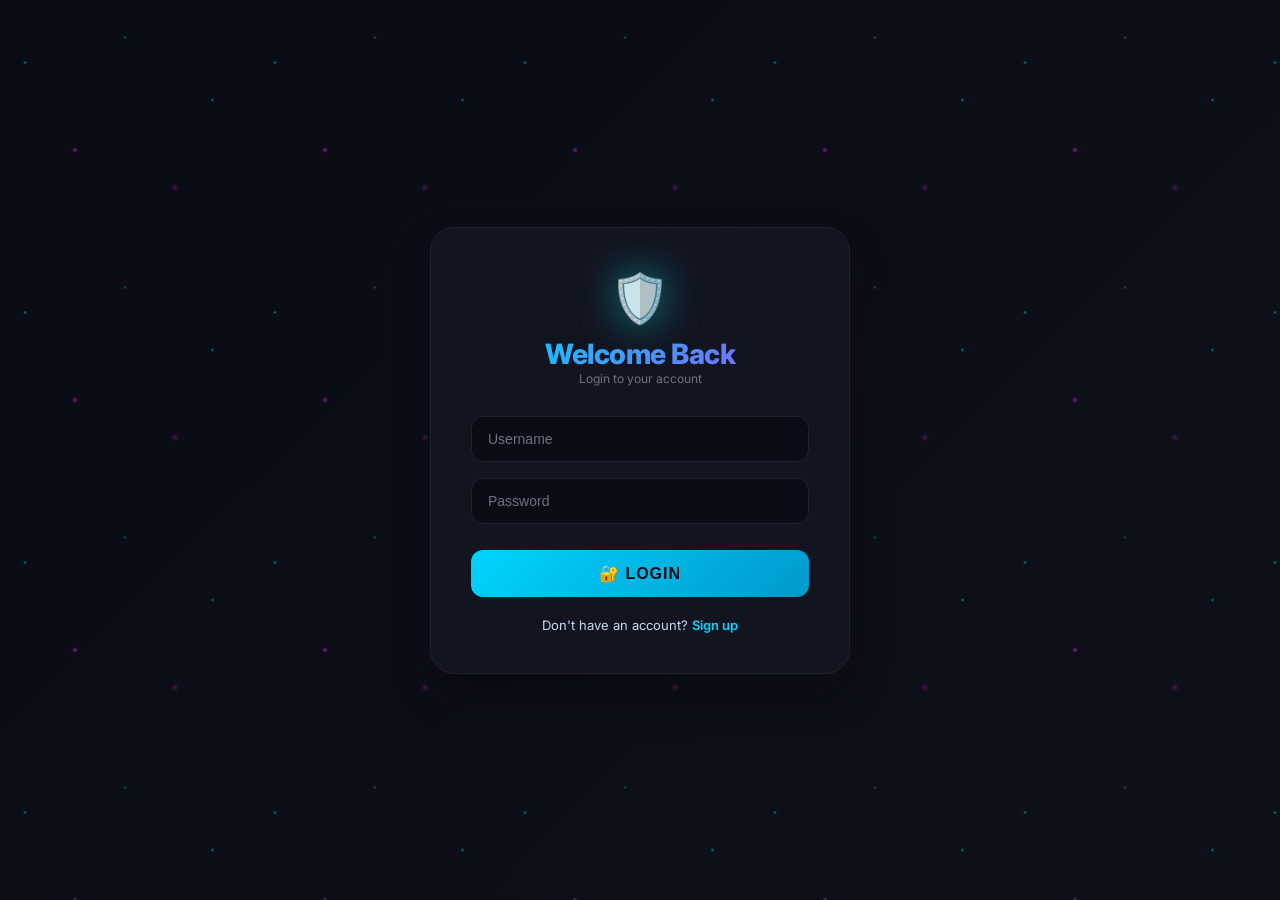
<file: templates/login.html>
<!DOCTYPE html>
<html lang="en">
<head>
    <meta charset="UTF-8">
    <meta name="viewport" content="width=device-width, initial-scale=1.0">
    <title>Login - Cyber Security Toolkit</title>
    <link rel="stylesheet" href="/static/style.css">
    <style>
        .auth-container {
            min-height: 100vh;
            display: flex;
            align-items: center;
            justify-content: center;
            background: linear-gradient(135deg, #0a0c15 0%, #0f111a 100%);
        }
        .auth-card {
            background: #121520;
            border: 1px solid #1f2230;
            border-radius: 24px;
            padding: 40px;
            width: 420px;
            box-shadow: 0 20px 40px rgba(0,0,0,0.3);
        }
        .auth-logo {
            text-align: center;
            margin-bottom: 30px;
        }
        .auth-logo-icon {
            font-size: 48px;
        }
        .auth-logo h1 {
            font-size: 28px;
            margin-top: 10px;
            background: linear-gradient(135deg, #00d4ff, #8b5cf6);
            -webkit-background-clip: text;
            -webkit-text-fill-color: transparent;
        }
        .auth-input {
            width: 100%;
            padding: 14px 16px;
            background: #0a0c15;
            border: 1px solid #1f2230;
            border-radius: 12px;
            color: #e5e7eb;
            font-size: 14px;
            margin-bottom: 16px;
        }
        .auth-input:focus {
            outline: none;
            border-color: #00d4ff;
        }
        .auth-btn {
            width: 100%;
            padding: 14px;
            background: linear-gradient(135deg, #00d4ff, #0099cc);
            border: none;
            border-radius: 12px;
            color: #0a0c15;
            font-size: 16px;
            font-weight: 700;
            cursor: pointer;
            margin-top: 10px;
        }
        .auth-btn:hover {
            transform: translateY(-2px);
            box-shadow: 0 8px 20px rgba(0,212,255,0.3);
        }
        .auth-link {
            text-align: center;
            margin-top: 20px;
            color: #6b7280;
            font-size: 13px;
        }
        .auth-link a {
            color: #00d4ff;
            text-decoration: none;
        }
        .error-msg {
            background: rgba(255,68,68,0.1);
            border: 1px solid #ff4444;
            border-radius: 10px;
            padding: 10px;
            color: #ff8888;
            font-size: 12px;
            margin-bottom: 15px;
            text-align: center;
        }
        .brute-warning {
            background: rgba(245,158,11,0.1);
            border: 1px solid #f59e0b;
            border-radius: 10px;
            padding: 10px;
            color: #fbbf24;
            font-size: 11px;
            margin-top: 15px;
            text-align: center;
        }
    </style>
</head>
<body>
    <div class="auth-container">
        <div class="auth-card">
            <div class="auth-logo">
                <div class="auth-logo-icon">🛡️</div>
                <h1>Welcome Back</h1>
                <p style="color: #6b7280; font-size: 12px;">Login to your account</p>
            </div>

            <div id="errorMsg" class="error-msg" style="display: none;"></div>

            <input type="text" id="username" class="auth-input" placeholder="Username" autocomplete="off">
            <input type="password" id="password" class="auth-input" placeholder="Password">
            
            <button class="auth-btn" onclick="login()">🔐 Login</button>
            
            <div class="auth-link">
                Don't have an account? <a href="/signup">Sign up</a>
            </div>
            
            <div id="bruteWarning" class="brute-warning" style="display: none;"></div>
        </div>
    </div>

    <script>
        async function login() {
            const username = document.getElementById('username').value;
            const password = document.getElementById('password').value;
            const errorMsg = document.getElementById('errorMsg');
            const bruteWarning = document.getElementById('bruteWarning');
            
            errorMsg.style.display = 'none';
            bruteWarning.style.display = 'none';
            
            if (!username || !password) {
                errorMsg.textContent = 'Please enter username and password';
                errorMsg.style.display = 'block';
                return;
            }
            
            try {
                const response = await fetch('/api/login', {
                    method: 'POST',
                    headers: { 'Content-Type': 'application/json' },
                    body: JSON.stringify({ username, password })
                });
                
                const data = await response.json();
                
                if (data.success) {
                    window.location.href = data.redirect || '/dashboard';
                } else {
                    errorMsg.textContent = data.error;
                    errorMsg.style.display = 'block';
                    
                    if (data.attempts_left !== undefined && data.attempts_left <= 3) {
                        bruteWarning.textContent = `⚠️ ${data.attempts_left} attempts remaining before account lock`;
                        bruteWarning.style.display = 'block';
                    }
                }
            } catch (error) {
                errorMsg.textContent = 'Network error. Please try again.';
                errorMsg.style.display = 'block';
            }
        }
        
        document.getElementById('password').addEventListener('keypress', function(e) {
            if (e.key === 'Enter') login();
        });
    </script>
</body>
</html>
</file>
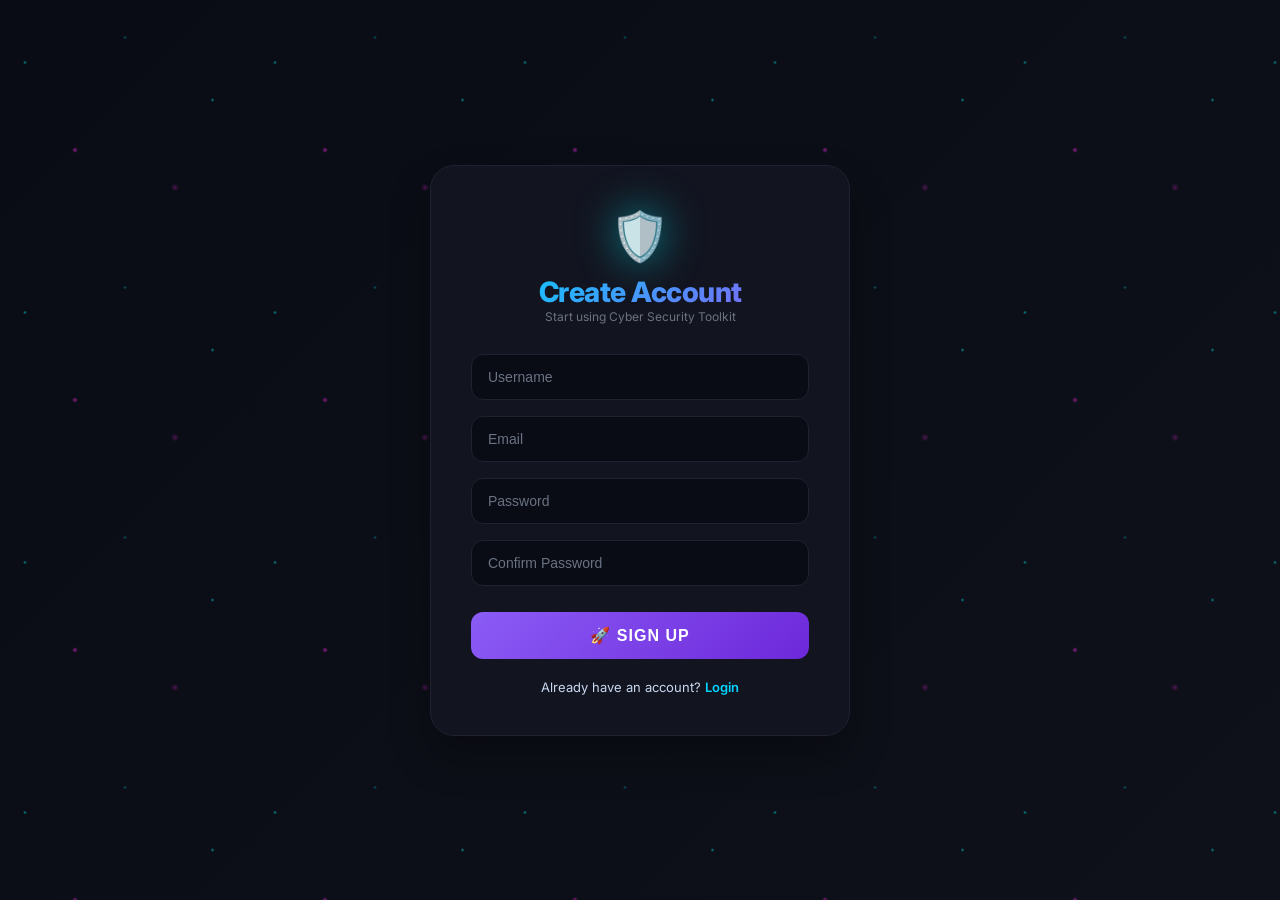
<file: templates/signup.html>
<!DOCTYPE html>
<html lang="en">
<head>
    <meta charset="UTF-8">
    <meta name="viewport" content="width=device-width, initial-scale=1.0">
    <title>Sign Up - Cyber Security Toolkit</title>
    <link rel="stylesheet" href="/static/style.css">
    <style>
        .auth-container {
            min-height: 100vh;
            display: flex;
            align-items: center;
            justify-content: center;
            background: linear-gradient(135deg, #0a0c15 0%, #0f111a 100%);
        }
        .auth-card {
            background: #121520;
            border: 1px solid #1f2230;
            border-radius: 24px;
            padding: 40px;
            width: 420px;
            box-shadow: 0 20px 40px rgba(0,0,0,0.3);
        }
        .auth-logo {
            text-align: center;
            margin-bottom: 30px;
        }
        .auth-logo-icon {
            font-size: 48px;
        }
        .auth-logo h1 {
            font-size: 28px;
            margin-top: 10px;
            background: linear-gradient(135deg, #00d4ff, #8b5cf6);
            -webkit-background-clip: text;
            -webkit-text-fill-color: transparent;
        }
        .auth-input {
            width: 100%;
            padding: 14px 16px;
            background: #0a0c15;
            border: 1px solid #1f2230;
            border-radius: 12px;
            color: #e5e7eb;
            font-size: 14px;
            margin-bottom: 16px;
        }
        .auth-input:focus {
            outline: none;
            border-color: #00d4ff;
        }
        .auth-btn {
            width: 100%;
            padding: 14px;
            background: linear-gradient(135deg, #8b5cf6, #6d28d9);
            border: none;
            border-radius: 12px;
            color: white;
            font-size: 16px;
            font-weight: 700;
            cursor: pointer;
            margin-top: 10px;
        }
        .auth-btn:hover {
            transform: translateY(-2px);
            box-shadow: 0 8px 20px rgba(139,92,246,0.3);
        }
        .auth-link {
            text-align: center;
            margin-top: 20px;
            color: #6b7280;
            font-size: 13px;
        }
        .auth-link a {
            color: #00d4ff;
            text-decoration: none;
        }
        .error-msg {
            background: rgba(255,68,68,0.1);
            border: 1px solid #ff4444;
            border-radius: 10px;
            padding: 10px;
            color: #ff8888;
            font-size: 12px;
            margin-bottom: 15px;
            text-align: center;
        }
        .success-msg {
            background: rgba(16,185,129,0.1);
            border: 1px solid #10b981;
            border-radius: 10px;
            padding: 10px;
            color: #10b981;
            font-size: 12px;
            margin-bottom: 15px;
            text-align: center;
        }
        .password-strength {
            font-size: 11px;
            margin-top: -12px;
            margin-bottom: 12px;
            padding-left: 5px;
        }
    </style>
</head>
<body>
    <div class="auth-container">
        <div class="auth-card">
            <div class="auth-logo">
                <div class="auth-logo-icon">🛡️</div>
                <h1>Create Account</h1>
                <p style="color: #6b7280; font-size: 12px;">Start using Cyber Security Toolkit</p>
            </div>

            <div id="errorMsg" class="error-msg" style="display: none;"></div>
            <div id="successMsg" class="success-msg" style="display: none;"></div>

            <input type="text" id="username" class="auth-input" placeholder="Username" autocomplete="off">
            <input type="email" id="email" class="auth-input" placeholder="Email">
            <input type="password" id="password" class="auth-input" placeholder="Password">
            <input type="password" id="confirmPassword" class="auth-input" placeholder="Confirm Password">
            <div id="passwordStrength" class="password-strength"></div>
            
            <button class="auth-btn" onclick="signup()">🚀 Sign Up</button>
            
            <div class="auth-link">
                Already have an account? <a href="/login">Login</a>
            </div>
        </div>
    </div>

    <script>
        function checkPasswordStrength() {
            const password = document.getElementById('password').value;
            const strengthDiv = document.getElementById('passwordStrength');
            
            let strength = 0;
            if (password.length >= 8) strength++;
            if (password.match(/[a-z]/)) strength++;
            if (password.match(/[A-Z]/)) strength++;
            if (password.match(/[0-9]/)) strength++;
            if (password.match(/[^a-zA-Z0-9]/)) strength++;
            
            if (password.length === 0) {
                strengthDiv.textContent = '';
            } else if (strength <= 2) {
                strengthDiv.textContent = '⚠️ Weak password';
                strengthDiv.style.color = '#ff6b6b';
            } else if (strength <= 4) {
                strengthDiv.textContent = '⚠️ Medium password';
                strengthDiv.style.color = '#f59e0b';
            } else {
                strengthDiv.textContent = '✅ Strong password';
                strengthDiv.style.color = '#10b981';
            }
        }
        
        document.getElementById('password').addEventListener('input', checkPasswordStrength);
        
        async function signup() {
            const username = document.getElementById('username').value;
            const email = document.getElementById('email').value;
            const password = document.getElementById('password').value;
            const confirmPassword = document.getElementById('confirmPassword').value;
            const errorMsg = document.getElementById('errorMsg');
            const successMsg = document.getElementById('successMsg');
            
            errorMsg.style.display = 'none';
            successMsg.style.display = 'none';
            
            if (!username || !email || !password) {
                errorMsg.textContent = 'Please fill all fields';
                errorMsg.style.display = 'block';
                return;
            }
            
            if (password !== confirmPassword) {
                errorMsg.textContent = 'Passwords do not match';
                errorMsg.style.display = 'block';
                return;
            }
            
            if (password.length < 6) {
                errorMsg.textContent = 'Password must be at least 6 characters';
                errorMsg.style.display = 'block';
                return;
            }
            
            try {
                const response = await fetch('/api/signup', {
                    method: 'POST',
                    headers: { 'Content-Type': 'application/json' },
                    body: JSON.stringify({ username, email, password })
                });
                
                const data = await response.json();
                
                if (data.success) {
                    successMsg.textContent = 'Account created! Redirecting to dashboard...';
                    successMsg.style.display = 'block';
                    setTimeout(() => {
                        window.location.href = data.redirect || '/dashboard';
                    }, 1500);
                } else {
                    errorMsg.textContent = data.error;
                    errorMsg.style.display = 'block';
                }
            } catch (error) {
                errorMsg.textContent = 'Network error. Please try again.';
                errorMsg.style.display = 'block';
            }
        }
        
        document.getElementById('confirmPassword').addEventListener('keypress', function(e) {
            if (e.key === 'Enter') signup();
        });
    </script>
</body>
</html>
</file>
<file: static/style.css>
@import url('https://fonts.googleapis.com/css2?family=Inter:opsz,wght@14..32,300;14..32,400;14..32,500;14..32,600;14..32,700;14..32,800&display=swap');
@import url('https://fonts.googleapis.com/css2?family=Space+Mono:ital,wght@0,400;0,700;1,400&display=swap');

/* ========== CSS VARIABLES ========== */
:root {
    --cyan: #00f5ff;
    --cyan-dim: rgba(0, 245, 255, 0.08);
    --cyan-glow: rgba(0, 245, 255, 0.35);
    --magenta: #ff2ef7;
    --magenta-dim: rgba(255, 46, 247, 0.08);
    --green: #39ff9f;
    --red: #ff3b5c;
    --amber: #ffb830;
    --blue: #2a6df4;
    --purple: #b845ff;

    --bg-deep: #0a0e1a;
    --bg-panel: rgba(8, 12, 24, 0.85);
    --bg-card: rgba(12, 16, 28, 0.6);
    --bg-input: rgba(5, 8, 18, 0.7);

    --border-subtle: rgba(0, 245, 255, 0.1);
    --border-mid: rgba(0, 245, 255, 0.2);
    --border-bright: rgba(0, 245, 255, 0.45);

    --text-primary: #f0f3fa;
    --text-secondary: #c8d8f0;
    --text-muted: #8a9bb0;

    --radius-sm: 10px;
    --radius-md: 16px;
    --radius-lg: 22px;
    --radius-xl: 28px;

    --sidebar-width: 450px;
    --transition: 0.2s ease;
}

* {
    margin: 0;
    padding: 0;
    box-sizing: border-box;
}

/* ========== BODY & ANIMATED BACKGROUND ========== */
body {
    font-family: 'Inter', -apple-system, BlinkMacSystemFont, sans-serif;
    background: var(--bg-deep);
    color: var(--text-primary);
    height: 100vh;
    overflow: hidden;
    position: relative;
}

body::before {
    content: '';
    position: fixed;
    inset: 0;
    background: 
        radial-gradient(ellipse 70% 50% at 20% 30%, rgba(0, 150, 255, 0.2) 0%, transparent 55%),
        radial-gradient(ellipse 60% 70% at 80% 65%, rgba(255, 46, 247, 0.15) 0%, transparent 55%),
        radial-gradient(ellipse 100% 100% at 50% 50%, rgba(0, 10, 30, 0.95) 0%, #050810 100%);
    background-size: 200% 200%;
    animation: bgPulse 15s ease infinite;
    pointer-events: none;
    z-index: 0;
}

@keyframes bgPulse {
    0% { background-position: 0% 0%; opacity: 0.7; }
    50% { background-position: 100% 100%; opacity: 1; }
    100% { background-position: 0% 0%; opacity: 0.7; }
}

body::after {
    content: '';
    position: fixed;
    inset: 0;
    background-image: 
        radial-gradient(2px 2px at 10% 25%, var(--cyan), transparent),
        radial-gradient(3px 3px at 30% 60%, var(--magenta), transparent),
        radial-gradient(2px 2px at 50% 15%, rgba(0, 245, 255, 0.6), transparent),
        radial-gradient(4px 4px at 70% 75%, rgba(255, 46, 247, 0.5), transparent),
        radial-gradient(2px 2px at 85% 40%, var(--cyan), transparent);
    background-size: 250px 250px;
    background-repeat: repeat;
    opacity: 0.5;
    pointer-events: none;
    animation: particlesDrift 20s linear infinite;
}

@keyframes particlesDrift {
    0% { transform: translateY(0); }
    100% { transform: translateY(-200px); }
}

/* ========== LAYOUT ========== */
.app-wrapper {
    display: flex;
    height: 100vh;
    width: 100vw;
    overflow: hidden;
    position: relative;
    z-index: 1;
}

/* ========== SIDEBAR ========== */
.sidebar {
    width: var(--sidebar-width);
    min-width: var(--sidebar-width);
    max-width: var(--sidebar-width);
    background: var(--bg-panel);
    backdrop-filter: blur(24px) saturate(1.5);
    border-right: 1px solid var(--border-mid);
    display: flex;
    flex-direction: column;
    flex-shrink: 0;
    overflow-y: auto;
    position: relative;
}

.sidebar::-webkit-scrollbar { width: 3px; }
.sidebar::-webkit-scrollbar-thumb { background: linear-gradient(var(--cyan), var(--magenta)); border-radius: 4px; }

/* Logo */
.logo-area {
    padding: 22px 24px;
    border-bottom: 1px solid var(--border-subtle);
    display: flex;
    align-items: center;
    gap: 14px;
}

.logo-icon {
    font-size: 42px;
    filter: drop-shadow(0 0 12px var(--cyan));
    animation: logoGlow 4s ease-in-out infinite;
}

@keyframes logoGlow {
    0%, 100% { filter: drop-shadow(0 0 8px var(--cyan)); transform: scale(1); }
    50% { filter: drop-shadow(0 0 20px var(--magenta)); transform: scale(1.02); }
}

.logo-text h1 {
    font-size: 22px;
    font-weight: 800;
    background: linear-gradient(135deg, var(--cyan), var(--magenta));
    -webkit-background-clip: text;
    -webkit-text-fill-color: transparent;
    letter-spacing: -0.5px;
}

.logo-text p {
    font-size: 11px;
    color: var(--text-muted);
    margin-top: 4px;
    letter-spacing: 1px;
}

/* User Info */
.user-info {
    padding: 14px 20px;
    border-bottom: 1px solid var(--border-subtle);
    display: flex;
    align-items: center;
    gap: 12px;
}

.user-avatar {
    width: 36px;
    height: 36px;
    background: linear-gradient(135deg, var(--cyan), var(--magenta));
    border-radius: 50%;
    display: flex;
    align-items: center;
    justify-content: center;
    font-size: 16px;
    box-shadow: 0 0 12px var(--cyan-glow);
}

#logoutBtn {
    margin-left: auto;
    background: rgba(255, 59, 92, 0.1) !important;
    border: 1px solid rgba(255, 59, 92, 0.35) !important;
    padding: 6px 14px !important;
    border-radius: var(--radius-sm) !important;
    color: #ff6b82 !important;
    font-size: 12px !important;
    font-weight: 600 !important;
    transition: var(--transition) !important;
}

#logoutBtn:hover {
    background: rgba(255, 59, 92, 0.2) !important;
    border-color: var(--red) !important;
    color: #fff !important;
}

/* Navigation */
.nav-section {
    margin: 16px 18px 0;
}

.tool-nav {
    display: flex;
    flex-direction: column;
    gap: 6px;
    margin-top: 12px;
}

.tool-nav-btn {
    display: flex !important;
    align-items: center !important;
    gap: 14px !important;
    padding: 12px 16px !important;
    background: transparent !important;
    border: 1px solid transparent !important;
    border-radius: var(--radius-md) !important;
    color: var(--text-secondary) !important;
    font-size: 14px !important;
    font-weight: 500 !important;
    cursor: pointer !important;
    transition: var(--transition) !important;
    width: 100% !important;
    text-align: left !important;
}

.tool-nav-btn:hover {
    background: var(--cyan-dim) !important;
    border-color: var(--border-mid) !important;
    color: var(--text-primary) !important;
    transform: translateX(4px) !important;
}

.tool-nav-btn.active {
    background: linear-gradient(135deg, rgba(0, 245, 255, 0.1), rgba(255, 46, 247, 0.08)) !important;
    border: 1px solid var(--border-bright) !important;
    border-left: 3px solid var(--cyan) !important;
    color: var(--cyan) !important;
    font-weight: 700 !important;
}

.nav-icon { font-size: 18px; min-width: 28px; }
.nav-text { flex: 1; }

/* Cards */
.input-card, .stats-card, .logs-card {
    margin: 14px 18px;
    padding: 18px;
    background: var(--bg-card);
    backdrop-filter: blur(12px);
    border-radius: var(--radius-lg);
    border: 1px solid var(--border-subtle);
}

.card-label {
    display: flex;
    align-items: center;
    gap: 8px;
    margin-bottom: 14px;
    font-size: 11px;
    font-weight: 700;
    color: var(--cyan);
    letter-spacing: 1.5px;
    text-transform: uppercase;
}

/* Inputs */
textarea, .password-input {
    width: 100%;
    background: var(--bg-input);
    border: 1px solid var(--border-subtle);
    border-radius: var(--radius-md);
    padding: 14px;
    color: var(--text-primary);
    font-size: 13px;
    transition: var(--transition);
}

textarea:focus, .password-input:focus {
    outline: none;
    border-color: var(--cyan);
    box-shadow: 0 0 0 3px rgba(0, 245, 255, 0.08);
}

textarea { height: 150px; resize: vertical; font-family: monospace; }

/* Buttons */
.button-stack {
    margin-top: 16px;
    display: flex;
    flex-direction: column;
    gap: 10px;
}

.btn-primary {
    width: 100%;
    padding: 12px 20px;
    background: linear-gradient(135deg, var(--cyan), var(--magenta));
    border: none;
    border-radius: var(--radius-md);
    color: #040812;
    font-size: 14px;
    font-weight: 700;
    cursor: pointer;
    display: flex;
    align-items: center;
    justify-content: center;
    gap: 10px;
    transition: var(--transition);
}

.btn-primary:hover {
    transform: translateY(-2px);
    box-shadow: 0 6px 20px rgba(0, 245, 255, 0.35);
}

.btn-secondary {
    flex: 1;
    padding: 10px 16px;
    background: var(--bg-input);
    border: 1px solid var(--border-mid);
    border-radius: var(--radius-sm);
    color: var(--text-secondary);
    font-size: 13px;
    font-weight: 600;
    cursor: pointer;
    transition: var(--transition);
    display: flex;
    align-items: center;
    justify-content: center;
    gap: 8px;
}

.btn-secondary:hover {
    background: var(--cyan-dim);
    border-color: var(--cyan);
    color: var(--cyan);
}

.button-row { display: flex; gap: 10px; }

/* Stats */
.stats-grid {
    display: flex;
    gap: 12px;
    text-align: center;
    flex-wrap: wrap;
}

.stat-block {
    flex: 1;
    min-width: 80px;
    background: var(--bg-input);
    padding: 12px 8px;
    border-radius: var(--radius-md);
    border: 1px solid var(--border-subtle);
    transition: var(--transition);
}

.stat-block:hover {
    border-color: var(--border-mid);
}

.stat-big-number {
    font-size: 15px;
    font-weight: 800;
    color: var(--text-primary);
}

.stat-big-number.high-risk { color: var(--red); }
.stat-big-number.safe { color: var(--green); }

.stat-small-label {
    font-size: 10px;
    color: var(--text-muted);
    margin-top: 5px;
}

/* Logs */
.logs-area {
    height: 140px;
    overflow-y: auto;
    background: var(--bg-input);
    border-radius: var(--radius-md);
    padding: 10px;
    font-family: monospace;
    font-size: 11px;
    border: 1px solid var(--border-subtle);
}

.log-line {
    padding: 5px 8px;
    margin: 2px 0;
    border-left: 2px solid;
    font-size: 11px;
}

.log-line.info { border-left-color: var(--cyan); color: var(--text-secondary); }
.log-line.success { border-left-color: var(--green); color: var(--green); }
.log-line.error { border-left-color: var(--red); color: #ff8fa0; }

/* ========== MAIN CONTENT ========== */
.main-content {
    flex: 1;
    display: flex;
    flex-direction: column;
    overflow: hidden;
    max-width: calc(100vw - var(--sidebar-width));
    background: rgba(0, 0, 0, 0.15);
}

.content-header {
    background: rgba(5, 8, 16, 0.7);
    backdrop-filter: blur(20px);
    border-bottom: 1px solid var(--border-subtle);
    padding: 16px 24px;
    display: flex;
    justify-content: space-between;
    align-items: center;
    flex-shrink: 0;
}

.header-title {
    display: flex;
    align-items: center;
    gap: 12px;
    font-size: 15px;
    font-weight: 800;
    color: var(--cyan);
    letter-spacing: 1.5px;
    text-transform: uppercase;
}

.title-icon { font-size: 22px; }

.header-badge {
    display: flex;
    align-items: center;
    gap: 8px;
    background: rgba(57, 255, 159, 0.08);
    border: 1px solid rgba(57, 255, 159, 0.2);
    padding: 5px 14px;
    border-radius: 30px;
    font-size: 10px;
    color: var(--green);
}

.export-btn {
    background: var(--bg-input);
    border: 1px solid var(--border-mid);
    border-radius: var(--radius-sm);
    padding: 8px 18px;
    color: var(--text-secondary);
    font-size: 12px;
    font-weight: 600;
    cursor: pointer;
    transition: var(--transition);
}

.export-btn:hover {
    background: var(--cyan-dim);
    border-color: var(--cyan);
    color: var(--cyan);
}

/* ========== RESULTS CONTAINER ========== */
.results-container {
    flex: 1;
    overflow-y: auto;
    padding: 24px;
}

/* Empty State */
.empty-large {
    display: flex;
    flex-direction: column;
    align-items: center;
    justify-content: center;
    min-height: 500px;
    text-align: center;
}

.empty-large-icon {
    font-size: 72px;
    margin-bottom: 20px;
    opacity: 0.35;
}

.empty-large-text {
    font-size: 22px;
    font-weight: 800;
    margin-bottom: 10px;
    background: linear-gradient(135deg, var(--text-primary), var(--cyan));
    -webkit-background-clip: text;
    -webkit-text-fill-color: transparent;
}

.empty-large-sub {
    font-size: 13px;
    color: var(--text-muted);
}

/* Result Cards */
.result-card {
    background: var(--bg-card);
    backdrop-filter: blur(16px);
    border: 1px solid var(--border-subtle);
    border-radius: var(--radius-lg);
    margin-bottom: 24px;
    overflow: hidden;
    transition: var(--transition);
}

.result-card:hover {
    transform: translateY(-3px);
    border-color: var(--border-bright);
    box-shadow: 0 12px 30px rgba(0, 245, 255, 0.08);
}

.result-header {
    padding: 18px 24px;
    background: rgba(0, 0, 0, 0.3);
    border-bottom: 1px solid var(--border-subtle);
    display: flex;
    justify-content: space-between;
    align-items: center;
    flex-wrap: wrap;
    gap: 12px;
}

/* BIG RESULT URL */
.result-url {
    font-size: 18px;
    font-weight: 800;
    color: var(--cyan);
    word-break: break-all;
    max-width: 65%;
    text-shadow: 0 0 5px rgba(0, 245, 255, 0.3);
}

.risk-badge {
    padding: 5px 16px;
    border-radius: 30px;
    font-size: 12px;
    font-weight: 800;
    letter-spacing: 0.5px;
    white-space: nowrap;
}

.risk-high { background: rgba(255, 59, 92, 0.12); color: var(--red); border: 1px solid rgba(255, 59, 92, 0.4); }
.risk-medium { background: rgba(255, 184, 48, 0.12); color: var(--amber); border: 1px solid rgba(255, 184, 48, 0.4); }
.risk-low { background: rgba(57, 255, 159, 0.1); color: var(--green); border: 1px solid rgba(57, 255, 159, 0.35); }

.result-content { padding: 24px; }

.analysis-section { margin-bottom: 24px; }

/* ANALYSIS TITLE BIG */
.analysis-title {
    font-size: 14px;
    font-weight: 800;
    color: var(--cyan);
    margin-bottom: 14px;
    display: flex;
    align-items: center;
    gap: 10px;
    letter-spacing: 0.5px;
    text-transform: uppercase;
    text-shadow: 0 0 3px rgba(0, 245, 255, 0.2);
}

.analysis-box {
    background: var(--bg-input);
    border-radius: var(--radius-md);
    padding: 16px;
    border: 1px solid var(--border-subtle);
}

.analysis-box p {
    margin: 8px 0;
    font-size: 13px;
    line-height: 1.6;
    color: var(--text-secondary);
}

.analysis-box p strong {
    color: #ffffff;
    font-weight: 700;
}

.screenshot-container { margin-top: 16px; }

.screenshot-container img {
    width: 100%;
    border-radius: var(--radius-md);
    border: 1px solid var(--border-mid);
    cursor: pointer;
}

/* ========== PASSWORD ANALYZER ========== */
.password-score-card {
    background: var(--bg-input);
    border: 1px solid var(--border-subtle);
    border-radius: var(--radius-lg);
    padding: 20px;
    margin-bottom: 20px;
}

.score-label {
    font-size: 14px;
    font-weight: 700;
    margin-bottom: 10px;
    color: var(--text-secondary);
}

.score-bar {
    height: 6px;
    background: rgba(255, 255, 255, 0.06);
    border-radius: 3px;
    overflow: hidden;
}

.score-fill {
    height: 100%;
    border-radius: 3px;
    transition: width 0.5s ease;
}

.section { margin: 22px 0; }

/* SECTION TITLE BIG */
.section-title {
    font-size: 14px;
    font-weight: 800;
    margin-bottom: 16px;
    color: var(--cyan);
    display: flex;
    align-items: center;
    gap: 10px;
    letter-spacing: 0.5px;
    text-transform: uppercase;
    text-shadow: 0 0 3px rgba(0, 245, 255, 0.2);
}

.composition-grid, .crack-grid {
    display: grid;
    grid-template-columns: repeat(2, 1fr);
    gap: 12px;
    margin-bottom: 20px;
}

.comp-item, .crack-item {
    background: var(--bg-input);
    border: 1px solid var(--border-subtle);
    border-radius: var(--radius-md);
    padding: 12px 14px;
    font-size: 13px;
    color: var(--text-secondary);
}

.crack-label {
    font-size: 10px;
    color: var(--text-muted);
    margin-bottom: 5px;
    letter-spacing: 0.5px;
    text-transform: uppercase;
}

.crack-value {
    font-size: 12px;
    font-weight: 600;
    color: var(--text-primary);
}

.issues-list, .suggestions-list {
    background: var(--bg-input);
    border: 1px solid var(--border-subtle);
    border-radius: var(--radius-md);
    padding: 14px;
}

.issue-item {
    padding: 6px 0;
    font-size: 12px;
    border-left: 2px solid var(--amber);
    padding-left: 12px;
    margin: 4px 0;
    color: var(--text-secondary);
}

.suggestion-item {
    padding: 7px 0;
    font-family: monospace;
    font-size: 11px;
    color: var(--cyan);
    border-bottom: 1px dashed var(--border-subtle);
}

.suggestion-item:last-child { border-bottom: none; }

.footer-note {
    margin-top: 20px;
    padding: 12px 16px;
    background: var(--bg-input);
    border: 1px solid var(--border-subtle);
    border-radius: var(--radius-md);
    font-size: 11px;
    color: var(--text-muted);
    text-align: center;
}

/* ========== HOME PAGE ========== */
.home-welcome {
    text-align: center;
    padding: 40px 24px;
    max-width: 1200px;
    margin: 0 auto;
}

.home-icon {
    font-size: 80px;
    margin-bottom: 20px;
    filter: drop-shadow(0 0 20px var(--cyan));
    animation: homeFloat 4s ease-in-out infinite;
}

@keyframes homeFloat {
    0%, 100% { transform: translateY(0); }
    50% { transform: translateY(-10px); }
}

.home-title {
    font-size: 54px;
    font-weight: 800;
    margin-bottom: 20px;
    background: linear-gradient(135deg, var(--cyan), var(--magenta), var(--cyan));
    -webkit-background-clip: text;
    -webkit-text-fill-color: transparent;
    background-size: 200% 200%;
    animation: gradientShift 6s ease infinite;
    letter-spacing: -1.5px;
}

@keyframes gradientShift {
    0%, 100% { background-position: 0% 50%; }
    50% { background-position: 100% 50%; }
}

.home-description {
    font-size: 16px;
    color: var(--text-secondary);
    margin-bottom: 50px;
    line-height: 1.6;
    max-width: 650px;
    margin: 0 auto 50px;
    background: var(--bg-card);
    padding: 16px 28px;
    border-radius: 60px;
    border: 1px solid var(--border-subtle);
}

.home-stats {
    display: flex;
    justify-content: center;
    gap: 25px;
    margin-bottom: 50px;
    flex-wrap: wrap;
}

.home-stat {
    text-align: center;
    padding: 20px 28px;
    background: var(--bg-card);
    backdrop-filter: blur(12px);
    border: 1px solid var(--border-subtle);
    border-radius: var(--radius-xl);
    min-width: 130px;
    transition: var(--transition);
}

.home-stat:hover {
    transform: translateY(-5px);
    border-color: var(--border-bright);
}

.home-stat-number {
    font-size: 32px;
    font-weight: 800;
    background: linear-gradient(135deg, var(--cyan), var(--magenta));
    -webkit-background-clip: text;
    -webkit-text-fill-color: transparent;
    margin-bottom: 8px;
}

.home-stat-label {
    font-size: 11px;
    color: var(--text-muted);
    letter-spacing: 1px;
    text-transform: uppercase;
}

.home-buttons {
    display: flex;
    gap: 30px;
    justify-content: center;
    flex-wrap: wrap;
    margin-bottom: 50px;
}

.home-card {
    background: var(--bg-card);
    backdrop-filter: blur(16px);
    border: 1px solid var(--border-subtle);
    border-radius: var(--radius-xl);
    padding: 32px;
    width: 340px;
    cursor: pointer;
    transition: all 0.3s ease;
    text-align: left;
}

.home-card:hover {
    transform: translateY(-8px);
    border-color: var(--border-bright);
    box-shadow: 0 20px 40px rgba(0, 245, 255, 0.1);
}

.home-card-icon {
    font-size: 52px;
    margin-bottom: 20px;
    display: inline-block;
}

.home-card:hover .home-card-icon { transform: scale(1.05); }

.home-card h3 {
    font-size: 22px;
    font-weight: 800;
    margin-bottom: 12px;
    background: linear-gradient(135deg, var(--text-primary), var(--cyan));
    -webkit-background-clip: text;
    -webkit-text-fill-color: transparent;
}

.home-card p {
    font-size: 13px;
    color: var(--text-secondary);
    line-height: 1.6;
    margin-bottom: 20px;
}

.home-card-tag {
    font-size: 10px;
    color: var(--cyan);
    background: var(--cyan-dim);
    padding: 6px 14px;
    border-radius: 30px;
    display: inline-block;
}

.home-footer {
    display: flex;
    justify-content: center;
    gap: 30px;
    flex-wrap: wrap;
    padding-top: 28px;
    border-top: 1px solid var(--border-subtle);
}

.home-footer span {
    font-size: 11px;
    color: var(--text-muted);
    transition: var(--transition);
    padding: 6px 12px;
}

.home-footer span:hover {
    color: var(--cyan);
}

/* ========== EXIF UPLOAD ========== */
.upload-area {
    border: 1px dashed var(--border-mid);
    border-radius: var(--radius-lg);
    padding: 28px;
    text-align: center;
    cursor: pointer;
    transition: var(--transition);
    background: var(--bg-input);
    margin-bottom: 16px;
}

.upload-area:hover {
    border-color: var(--cyan);
    background: var(--cyan-dim);
}

.upload-icon { font-size: 44px; margin-bottom: 10px; }
.upload-text { font-size: 14px; font-weight: 600; margin-bottom: 5px; }
.upload-sub { font-size: 10px; color: var(--text-muted); }

.exif-preview {
    text-align: center;
    margin: 14px 0;
    padding: 10px;
    background: var(--bg-input);
    border-radius: var(--radius-md);
}

.exif-preview img {
    max-width: 100%;
    max-height: 140px;
    border-radius: var(--radius-sm);
}

.preview-remove {
    background: rgba(255, 59, 92, 0.15);
    border: 1px solid rgba(255, 59, 92, 0.4);
    border-radius: var(--radius-sm);
    padding: 5px 12px;
    color: #ff8fa0;
    font-size: 11px;
    font-weight: 600;
    cursor: pointer;
    margin-top: 8px;
}

/* ========== HISTORY ========== */
#historySidebar { width: 100%; max-width: 100%; }

.history-list {
    width: 100%;
    max-height: 500px;
    overflow-y: auto;
}

.history-item {
    width: 100%;
    background: var(--bg-input);
    border: 1px solid var(--border-subtle);
    border-radius: var(--radius-md);
    padding: 16px 18px;
    margin-bottom: 10px;
    transition: var(--transition);
}

.history-item:hover {
    transform: translateX(4px);
    border-color: var(--border-mid);
}

.history-tool {
    color: var(--cyan);
    font-size: 14px;
    font-weight: 700;
    margin-bottom: 8px;
    display: flex;
    align-items: center;
    gap: 8px;
}

.history-time {
    font-size: 11px;
    color: var(--text-muted);
    margin-bottom: 8px;
}

.history-input {
    font-family: monospace;
    font-size: 12px;
    color: var(--text-secondary);
    margin-bottom: 8px;
    padding: 6px 10px;
    background: rgba(0, 0, 0, 0.3);
    border-radius: var(--radius-sm);
    word-break: break-word;
}

.history-summary {
    font-size: 12px;
    color: var(--green);
    margin-top: 8px;
    padding-top: 8px;
    border-top: 1px solid var(--border-subtle);
}

.history-select {
    width: 100%;
    padding: 11px 15px;
    background: var(--bg-input);
    border: 1px solid var(--border-mid);
    border-radius: var(--radius-md);
    color: var(--text-primary);
    font-size: 13px;
    cursor: pointer;
    margin-bottom: 12px;
}

.history-select:focus {
    outline: none;
    border-color: var(--cyan);
}

#refreshHistoryBtn {
    width: 100%;
    padding: 10px;
    background: var(--bg-input);
    border: 1px solid var(--border-mid);
    border-radius: var(--radius-md);
    color: var(--cyan);
    font-size: 13px;
    font-weight: 600;
    cursor: pointer;
    transition: var(--transition);
    margin-top: 8px;
}

#refreshHistoryBtn:hover {
    background: var(--cyan-dim);
    border-color: var(--cyan);
}

.history-empty {
    text-align: center;
    padding: 50px 20px;
    background: var(--bg-input);
    border-radius: var(--radius-lg);
}

.history-empty-icon { font-size: 56px; margin-bottom: 14px; opacity: 0.3; }
.history-empty-text { font-size: 16px; color: var(--text-muted); }

/* ========== EXPORT BUTTONS ========== */
.export-buttons-group {
    margin-top: 20px;
    padding-top: 15px;
    border-top: 1px solid var(--border-subtle);
}

.export-grid {
    display: grid;
    grid-template-columns: repeat(2, 1fr);
    gap: 10px;
    margin-top: 10px;
}

.export-btn-small {
    background: var(--bg-input);
    border: 1px solid var(--border-mid);
    border-radius: var(--radius-sm);
    padding: 8px 12px;
    color: var(--text-secondary);
    font-size: 11px;
    font-weight: 600;
    cursor: pointer;
    transition: var(--transition);
    display: flex;
    align-items: center;
    justify-content: center;
    gap: 6px;
}

.export-btn-small:hover {
    background: var(--cyan-dim);
    border-color: var(--cyan);
    color: var(--cyan);
}

/* Scrollbars */
::-webkit-scrollbar { width: 4px; height: 4px; }
::-webkit-scrollbar-track { background: transparent; }
::-webkit-scrollbar-thumb { background: rgba(0, 245, 255, 0.3); border-radius: 4px; }
::-webkit-scrollbar-thumb:hover { background: var(--cyan); }

/* Responsive */
@media (max-width: 1200px) {
    .home-title { font-size: 44px; }
    .result-url { max-width: 60%; font-size: 16px; }
}

@media (max-width: 1000px) {
    :root { --sidebar-width: 360px; }
    .main-content { max-width: calc(100vw - 360px); }
    .composition-grid, .crack-grid { grid-template-columns: 1fr; }
    .home-title { font-size: 36px; }
    .home-card { width: 100%; max-width: 380px; }
    .result-url { font-size: 15px; }
}

@media (max-width: 800px) {
    :root { --sidebar-width: 300px; }
    .main-content { max-width: calc(100vw - 300px); }
    .result-header { flex-direction: column; align-items: flex-start; }
    .result-url { max-width: 100%; font-size: 14px; }
    .home-title { font-size: 28px; }
    .home-icon { font-size: 64px; }
}
/* ========== SIGN IN / LOGIN PAGE VISIBILITY FIX ========== */

/* Auth pages - better visibility */
.auth-container {
    min-height: 100vh;
    display: flex;
    align-items: center;
    justify-content: center;
    background: linear-gradient(135deg, #0a0e1a 0%, #0f1222 100%);
    position: relative;
}

/* Better card visibility */
.auth-card {
    background: rgba(15, 20, 35, 0.95);
    backdrop-filter: blur(20px);
    border: 1px solid rgba(0, 245, 255, 0.3);
    border-radius: var(--radius-xl);
    padding: 42px;
    width: 420px;
    max-width: 90%;
    box-shadow: 0 25px 50px rgba(0, 0, 0, 0.4), 0 0 0 1px rgba(0, 245, 255, 0.2);
    z-index: 10;
}

/* Auth logo */
.auth-logo {
    text-align: center;
    margin-bottom: 32px;
}

.auth-logo-icon {
    font-size: 56px;
    filter: drop-shadow(0 0 20px rgba(0, 245, 255, 0.5));
}

.auth-logo h1 {
    font-size: 28px;
    font-weight: 800;
    margin-top: 12px;
    background: linear-gradient(135deg, #00f5ff, #ff2ef7);
    -webkit-background-clip: text;
    -webkit-text-fill-color: transparent;
    letter-spacing: -0.5px;
}

/* Auth inputs - more visible */
.auth-input {
    width: 100%;
    padding: 14px 18px;
    background: rgba(5, 8, 18, 0.9);
    border: 1px solid rgba(0, 245, 255, 0.35);
    border-radius: var(--radius-md);
    color: #f0f3fa;
    font-size: 15px;
    font-weight: 500;
    margin-bottom: 16px;
    transition: var(--transition);
}

.auth-input::placeholder {
    color: rgba(200, 215, 240, 0.5);
    font-weight: 400;
}

.auth-input:focus {
    outline: none;
    border-color: #00f5ff;
    box-shadow: 0 0 0 3px rgba(0, 245, 255, 0.15);
    background: rgba(5, 8, 18, 1);
}

/* Auth button - more prominent */
.auth-btn {
    width: 100%;
    padding: 14px;
    background: linear-gradient(135deg, #00f5ff, #ff2ef7);
    border: none;
    border-radius: var(--radius-md);
    color: #040812;
    font-size: 16px;
    font-weight: 800;
    cursor: pointer;
    margin-top: 10px;
    transition: var(--transition);
    text-transform: uppercase;
    letter-spacing: 1px;
}

.auth-btn:hover {
    transform: translateY(-2px);
    box-shadow: 0 8px 25px rgba(0, 245, 255, 0.4), 0 4px 12px rgba(255, 46, 247, 0.3);
}

/* Auth link */
.auth-link {
    text-align: center;
    margin-top: 24px;
    color: #a0b0c0;
    font-size: 14px;
}

.auth-link a {
    color: #00f5ff;
    text-decoration: none;
    font-weight: 600;
    transition: var(--transition);
}

.auth-link a:hover {
    text-shadow: 0 0 8px rgba(0, 245, 255, 0.5);
    text-decoration: underline;
}

/* Error and success messages */
.error-msg {
    background: rgba(255, 59, 92, 0.15);
    border: 1px solid rgba(255, 59, 92, 0.5);
    border-radius: var(--radius-sm);
    padding: 12px;
    color: #ff8fa0;
    font-size: 13px;
    margin-bottom: 16px;
    text-align: center;
    font-weight: 500;
}

.success-msg {
    background: rgba(57, 255, 159, 0.12);
    border: 1px solid rgba(57, 255, 159, 0.4);
    border-radius: var(--radius-sm);
    padding: 12px;
    color: #6effb8;
    font-size: 13px;
    margin-bottom: 16px;
    text-align: center;
    font-weight: 500;
}

/* Brute force warning */
.brute-warning {
    background: rgba(255, 184, 48, 0.12);
    border: 1px solid rgba(255, 184, 48, 0.4);
    border-radius: var(--radius-sm);
    padding: 10px;
    color: #ffcc66;
    font-size: 12px;
    margin-top: 16px;
    text-align: center;
    font-weight: 500;
}

/* Password strength indicator */
.password-strength {
    font-size: 12px;
    font-weight: 500;
    margin-top: -10px;
    margin-bottom: 14px;
    padding-left: 4px;
    letter-spacing: 0.3px;
}

/* Auth page - remove any dark overlay */
.auth-container::before {
    display: none;
}

/* Ensure text is readable */
.auth-card p, 
.auth-card label,
.auth-card .auth-link {
    color: #c8d8f0;
}

/* ==================== GLASS BUBBLY TOASTS ==================== */
#toastContainer {
    position: fixed;
    top: 20px;
    right: 20px;
    z-index: 10000;
    display: flex;
    flex-direction: column;
    align-items: flex-end;
    gap: 10px;
}

.glass-toast {
    background: rgba(20, 25, 40, 0.85);
    backdrop-filter: blur(16px);
    border-radius: 60px;
    padding: 10px 16px 10px 18px;
    display: flex;
    align-items: center;
    gap: 12px;
    font-size: 13px;
    font-weight: 500;
    box-shadow: 0 8px 24px rgba(0, 0, 0, 0.2);
    border: 1px solid rgba(255, 255, 255, 0.1);
    max-width: 320px;
    min-width: 240px;
    animation: slideInRight 0.3s ease;
    cursor: pointer;
    transition: all 0.2s ease;
}

.glass-toast:hover {
    transform: translateX(-5px);
    background: rgba(20, 25, 40, 0.95);
    box-shadow: 0 12px 28px rgba(0, 0, 0, 0.25);
}

.glass-icon {
    font-size: 14px;
    font-weight: 700;
    width: 22px;
    height: 22px;
    display: flex;
    align-items: center;
    justify-content: center;
    background: rgba(255, 255, 255, 0.1);
    border-radius: 50%;
}

.glass-message {
    color: white;
    flex: 1;
}

.glass-close {
    font-size: 14px;
    opacity: 0.5;
    cursor: pointer;
    padding: 4px;
    border-radius: 50%;
    width: 22px;
    height: 22px;
    display: flex;
    align-items: center;
    justify-content: center;
    transition: all 0.2s;
}

.glass-close:hover {
    opacity: 1;
    background: rgba(255, 255, 255, 0.15);
    transform: rotate(90deg);
}

/* Colors */
.glass-success .glass-icon {
    color: #34d399;
    background: rgba(52, 211, 153, 0.2);
}
.glass-success {
    border-left: 3px solid #34d399;
}

.glass-error .glass-icon {
    color: #f87171;
    background: rgba(248, 113, 113, 0.2);
}
.glass-error {
    border-left: 3px solid #f87171;
}

.glass-warning .glass-icon {
    color: #fbbf24;
    background: rgba(251, 191, 36, 0.2);
}
.glass-warning {
    border-left: 3px solid #fbbf24;
}

.glass-info .glass-icon {
    color: #60a5fa;
    background: rgba(96, 165, 250, 0.2);
}
.glass-info {
    border-left: 3px solid #60a5fa;
}

/* Animation */
@keyframes slideInRight {
    from {
        opacity: 0;
        transform: translateX(100%);
    }
    to {
        opacity: 1;
        transform: translateX(0);
    }
}
</file>
